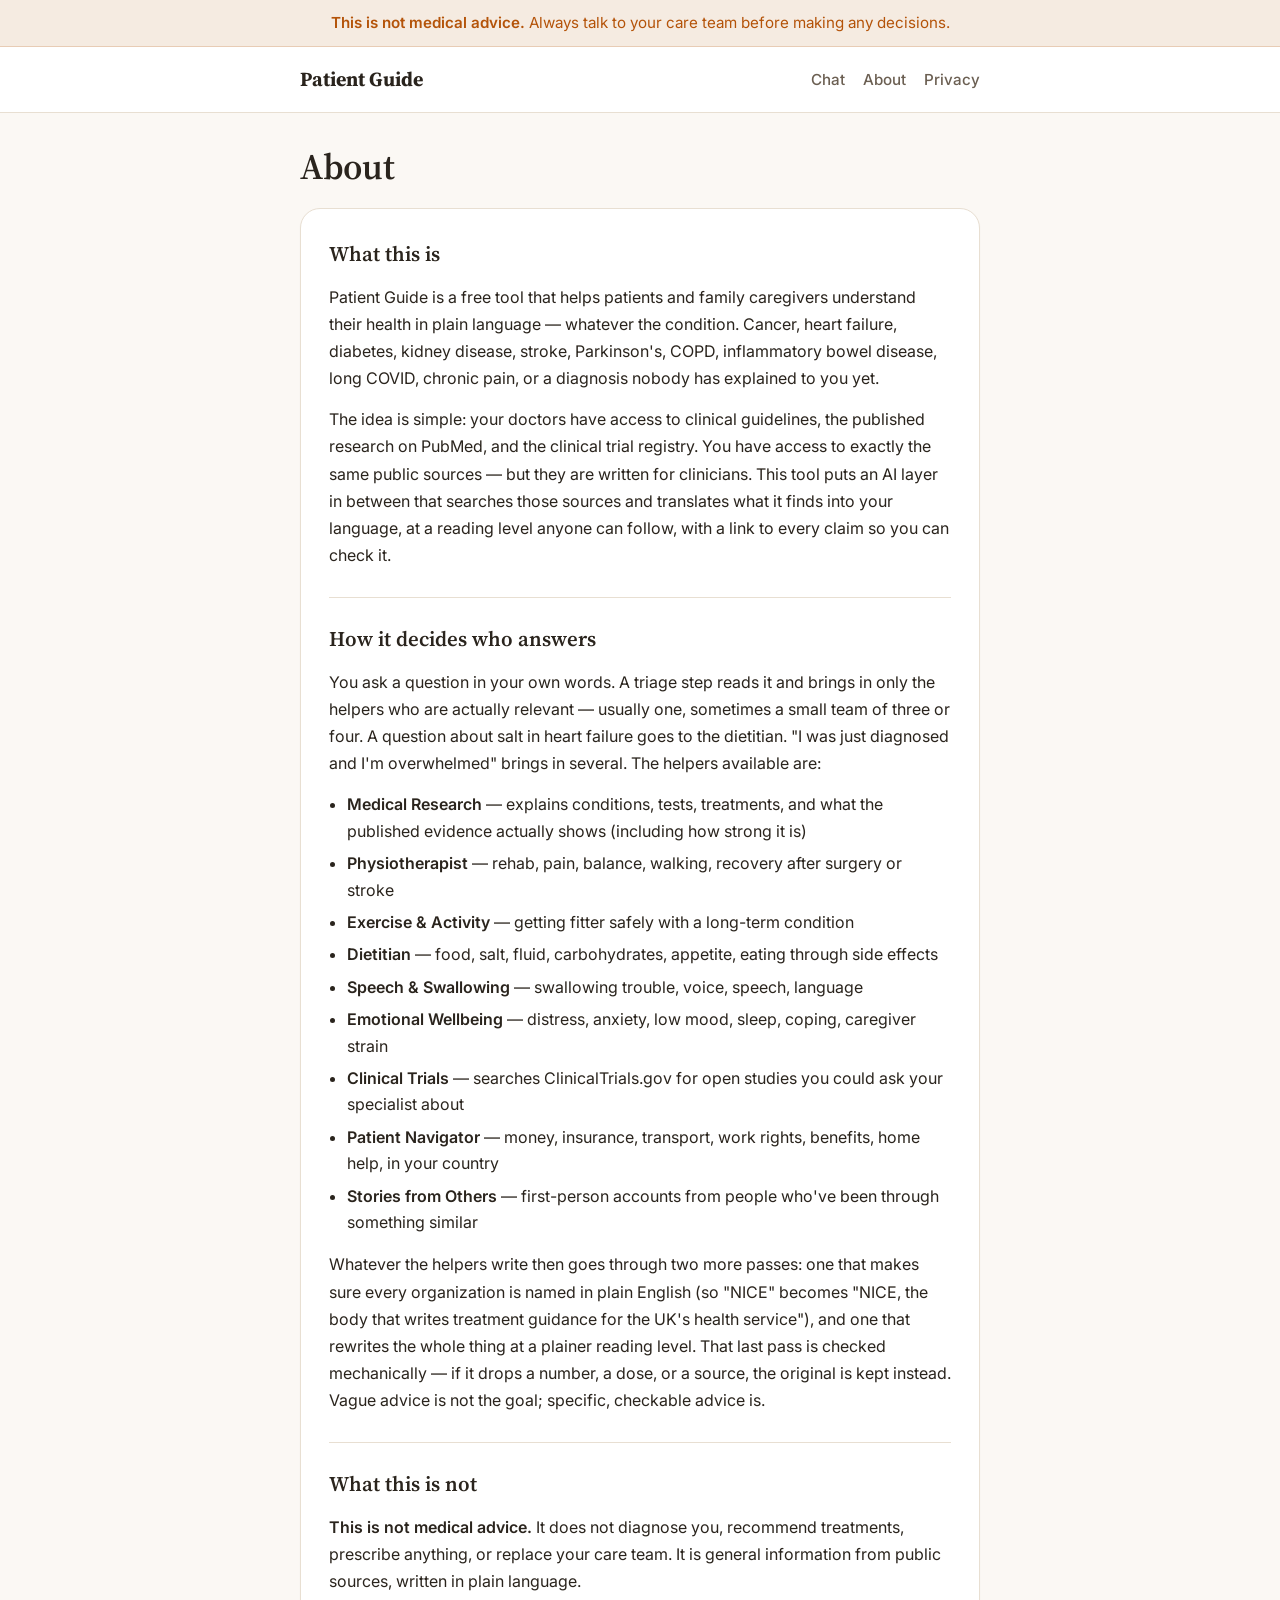
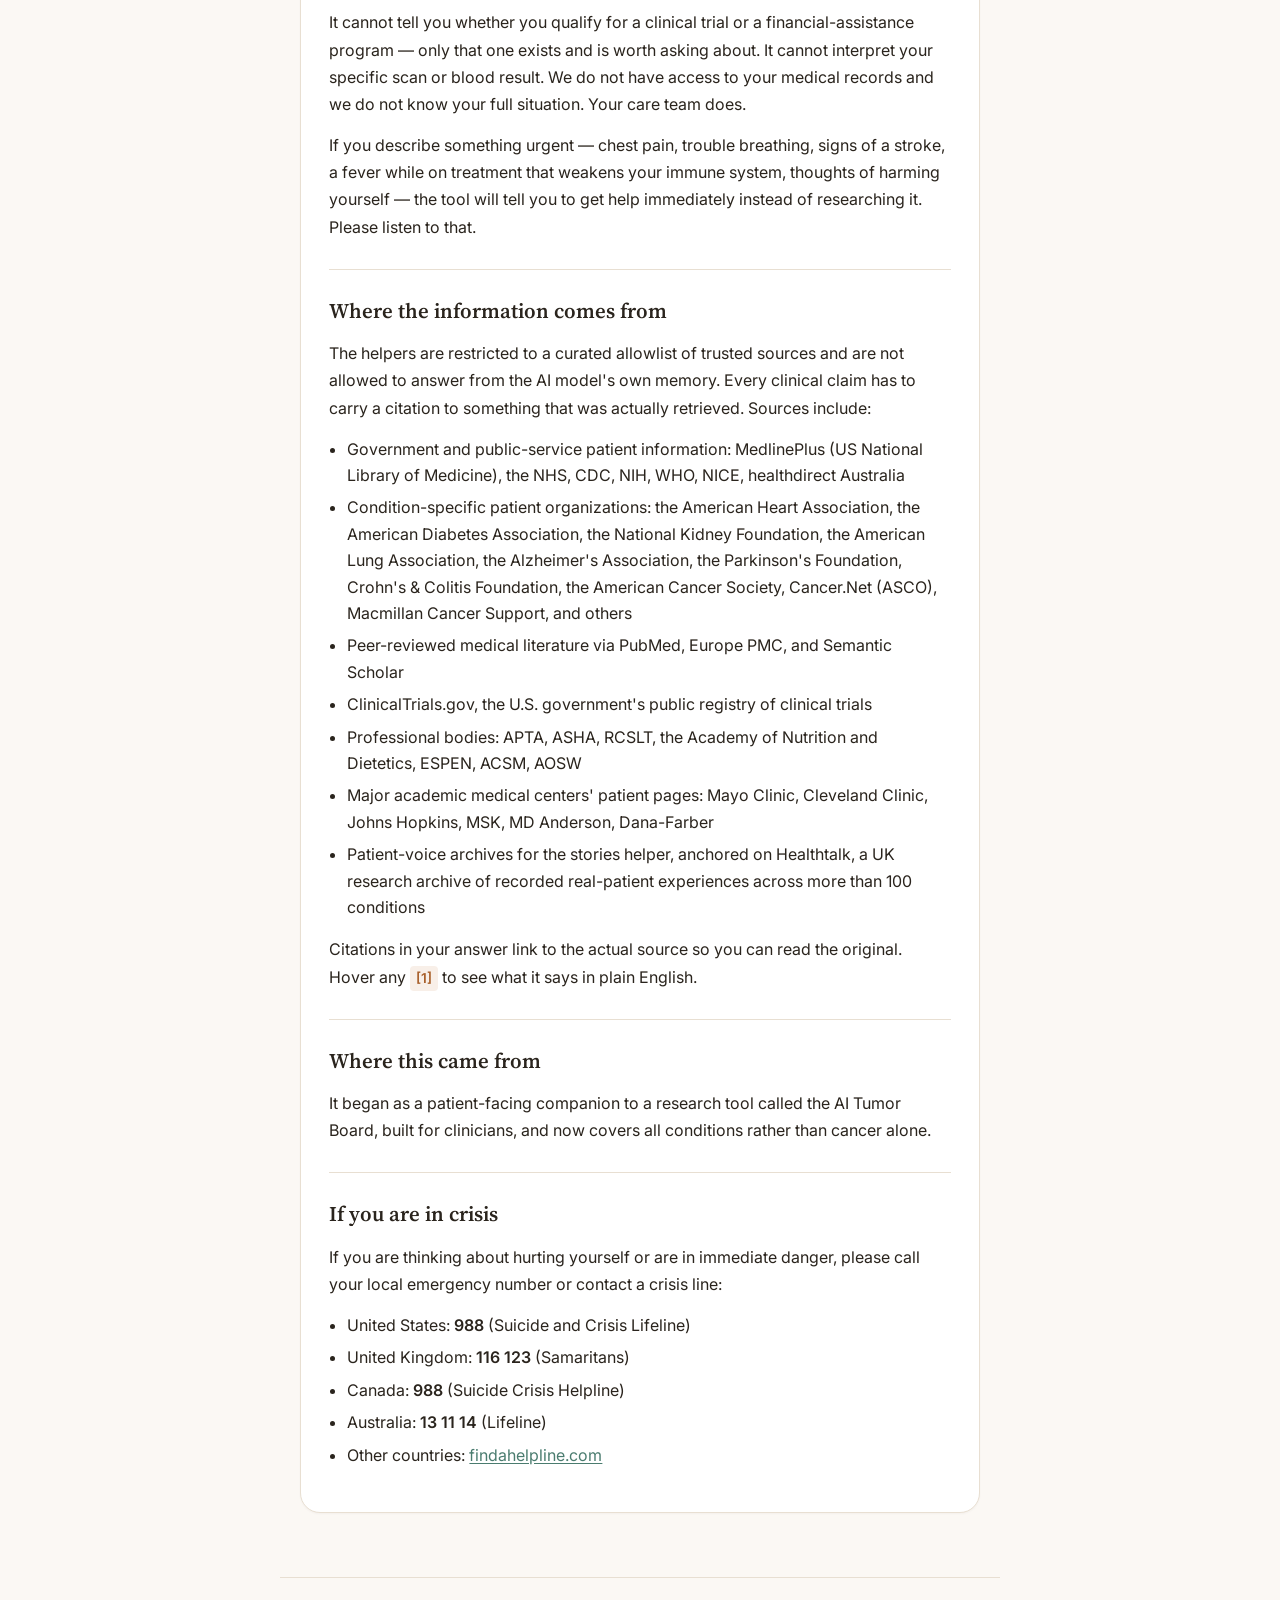
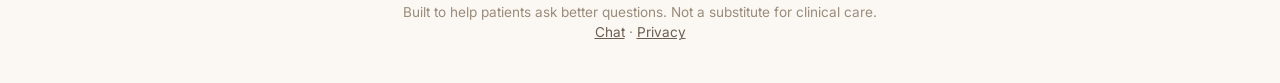
<file: static/about.html>
<!DOCTYPE html>
<html lang="en">
<head>
  <meta charset="UTF-8" />
  <meta name="viewport" content="width=device-width, initial-scale=1" />
  <title>About — Patient Guide</title>
  <link rel="icon" href="data:image/svg+xml,%3Csvg xmlns='http://www.w3.org/2000/svg' viewBox='0 0 32 32'%3E%3Crect width='32' height='32' rx='7' fill='%234A7C6F'/%3E%3Cpath d='M9 16h4l2-5 3 10 2-5h3' stroke='white' stroke-width='2.2' fill='none' stroke-linecap='round' stroke-linejoin='round'/%3E%3C/svg%3E" />
  <link rel="stylesheet" href="/static/styles.css" />
  <link rel="preconnect" href="https://fonts.googleapis.com" />
  <link rel="preconnect" href="https://fonts.gstatic.com" crossorigin />
  <link href="https://fonts.googleapis.com/css2?family=Inter:wght@400;500;600;700&family=Source+Serif+4:opsz,wght@8..60,400;8..60,600;8..60,700&display=swap" rel="stylesheet" />
</head>
<body>
  <div class="disclaimer-banner" role="region" aria-label="Important notice">
    <strong>This is not medical advice.</strong> Always talk to your care team before making any decisions.
  </div>

  <header class="topbar" role="banner">
    <div class="topbar-inner">
      <a href="/" class="brand">Patient Guide</a>
      <nav aria-label="Primary">
        <a href="/">Chat</a>
        <a href="/about" aria-current="page">About</a>
        <a href="/privacy">Privacy</a>
      </nav>
    </div>
  </header>

  <main>
    <h1 class="hero-h1">About</h1>

    <article class="result-markdown" style="margin-top:20px">
      <h2>What this is</h2>
      <p>
        Patient Guide is a free tool that helps patients and family caregivers understand
        their health in plain language — whatever the condition. Cancer, heart failure,
        diabetes, kidney disease, stroke, Parkinson's, COPD, inflammatory bowel disease,
        long COVID, chronic pain, or a diagnosis nobody has explained to you yet.
      </p>
      <p>
        The idea is simple: your doctors have access to clinical guidelines, the published
        research on PubMed, and the clinical trial registry. You have access to exactly the
        same public sources — but they are written for clinicians. This tool puts an AI layer
        in between that searches those sources and translates what it finds into your language,
        at a reading level anyone can follow, with a link to every claim so you can check it.
      </p>

      <h2>How it decides who answers</h2>
      <p>
        You ask a question in your own words. A triage step reads it and brings in only the
        helpers who are actually relevant — usually one, sometimes a small team of three or
        four. A question about salt in heart failure goes to the dietitian. "I was just
        diagnosed and I'm overwhelmed" brings in several. The helpers available are:
      </p>
      <ul>
        <li><strong>Medical Research</strong> — explains conditions, tests, treatments, and what the published evidence actually shows (including how strong it is)</li>
        <li><strong>Physiotherapist</strong> — rehab, pain, balance, walking, recovery after surgery or stroke</li>
        <li><strong>Exercise &amp; Activity</strong> — getting fitter safely with a long-term condition</li>
        <li><strong>Dietitian</strong> — food, salt, fluid, carbohydrates, appetite, eating through side effects</li>
        <li><strong>Speech &amp; Swallowing</strong> — swallowing trouble, voice, speech, language</li>
        <li><strong>Emotional Wellbeing</strong> — distress, anxiety, low mood, sleep, coping, caregiver strain</li>
        <li><strong>Clinical Trials</strong> — searches ClinicalTrials.gov for open studies you could ask your specialist about</li>
        <li><strong>Patient Navigator</strong> — money, insurance, transport, work rights, benefits, home help, in your country</li>
        <li><strong>Stories from Others</strong> — first-person accounts from people who've been through something similar</li>
      </ul>
      <p>
        Whatever the helpers write then goes through two more passes: one that makes sure every
        organization is named in plain English (so "NICE" becomes "NICE, the body that writes
        treatment guidance for the UK's health service"), and one that rewrites the whole thing
        at a plainer reading level. That last pass is checked mechanically — if it drops a
        number, a dose, or a source, the original is kept instead. Vague advice is not the goal;
        specific, checkable advice is.
      </p>

      <h2>What this is not</h2>
      <p>
        <strong>This is not medical advice.</strong> It does not diagnose you, recommend
        treatments, prescribe anything, or replace your care team. It is general information
        from public sources, written in plain language.
      </p>
      <p>
        It cannot tell you whether you qualify for a clinical trial or a financial-assistance
        program — only that one exists and is worth asking about. It cannot interpret your
        specific scan or blood result. We do not have access to your medical records and we do
        not know your full situation. Your care team does.
      </p>
      <p>
        If you describe something urgent — chest pain, trouble breathing, signs of a stroke, a
        fever while on treatment that weakens your immune system, thoughts of harming yourself —
        the tool will tell you to get help immediately instead of researching it. Please listen
        to that.
      </p>

      <h2>Where the information comes from</h2>
      <p>
        The helpers are restricted to a curated allowlist of trusted sources and are not allowed
        to answer from the AI model's own memory. Every clinical claim has to carry a citation to
        something that was actually retrieved. Sources include:
      </p>
      <ul>
        <li>Government and public-service patient information: MedlinePlus (US National Library of Medicine), the NHS, CDC, NIH, WHO, NICE, healthdirect Australia</li>
        <li>Condition-specific patient organizations: the American Heart Association, the American Diabetes Association, the National Kidney Foundation, the American Lung Association, the Alzheimer's Association, the Parkinson's Foundation, Crohn's &amp; Colitis Foundation, the American Cancer Society, Cancer.Net (ASCO), Macmillan Cancer Support, and others</li>
        <li>Peer-reviewed medical literature via PubMed, Europe PMC, and Semantic Scholar</li>
        <li>ClinicalTrials.gov, the U.S. government's public registry of clinical trials</li>
        <li>Professional bodies: APTA, ASHA, RCSLT, the Academy of Nutrition and Dietetics, ESPEN, ACSM, AOSW</li>
        <li>Major academic medical centers' patient pages: Mayo Clinic, Cleveland Clinic, Johns Hopkins, MSK, MD Anderson, Dana-Farber</li>
        <li>Patient-voice archives for the stories helper, anchored on Healthtalk, a UK research archive of recorded real-patient experiences across more than 100 conditions</li>
      </ul>
      <p>
        Citations in your answer link to the actual source so you can read the original. Hover
        any <span class="cite">[1]</span> to see what it says in plain English.
      </p>

      <h2>Where this came from</h2>
      <p>
        It began as a patient-facing companion to a research tool called the AI Tumor Board,
        built for clinicians, and now covers all conditions rather than cancer alone.
      </p>

      <h2>If you are in crisis</h2>
      <p>
        If you are thinking about hurting yourself or are in immediate danger,
        please call your local emergency number or contact a crisis line:
      </p>
      <ul>
        <li>United States: <strong>988</strong> (Suicide and Crisis Lifeline)</li>
        <li>United Kingdom: <strong>116 123</strong> (Samaritans)</li>
        <li>Canada: <strong>988</strong> (Suicide Crisis Helpline)</li>
        <li>Australia: <strong>13 11 14</strong> (Lifeline)</li>
        <li>Other countries: <a href="https://findahelpline.com" target="_blank" rel="noopener noreferrer">findahelpline.com</a></li>
      </ul>
    </article>
  </main>

  <footer class="footer" role="contentinfo">
    <p>Built to help patients ask better questions. Not a substitute for clinical care.</p>
    <p><a href="/">Chat</a> · <a href="/privacy">Privacy</a></p>
  </footer>
</body>
</html>
</file>
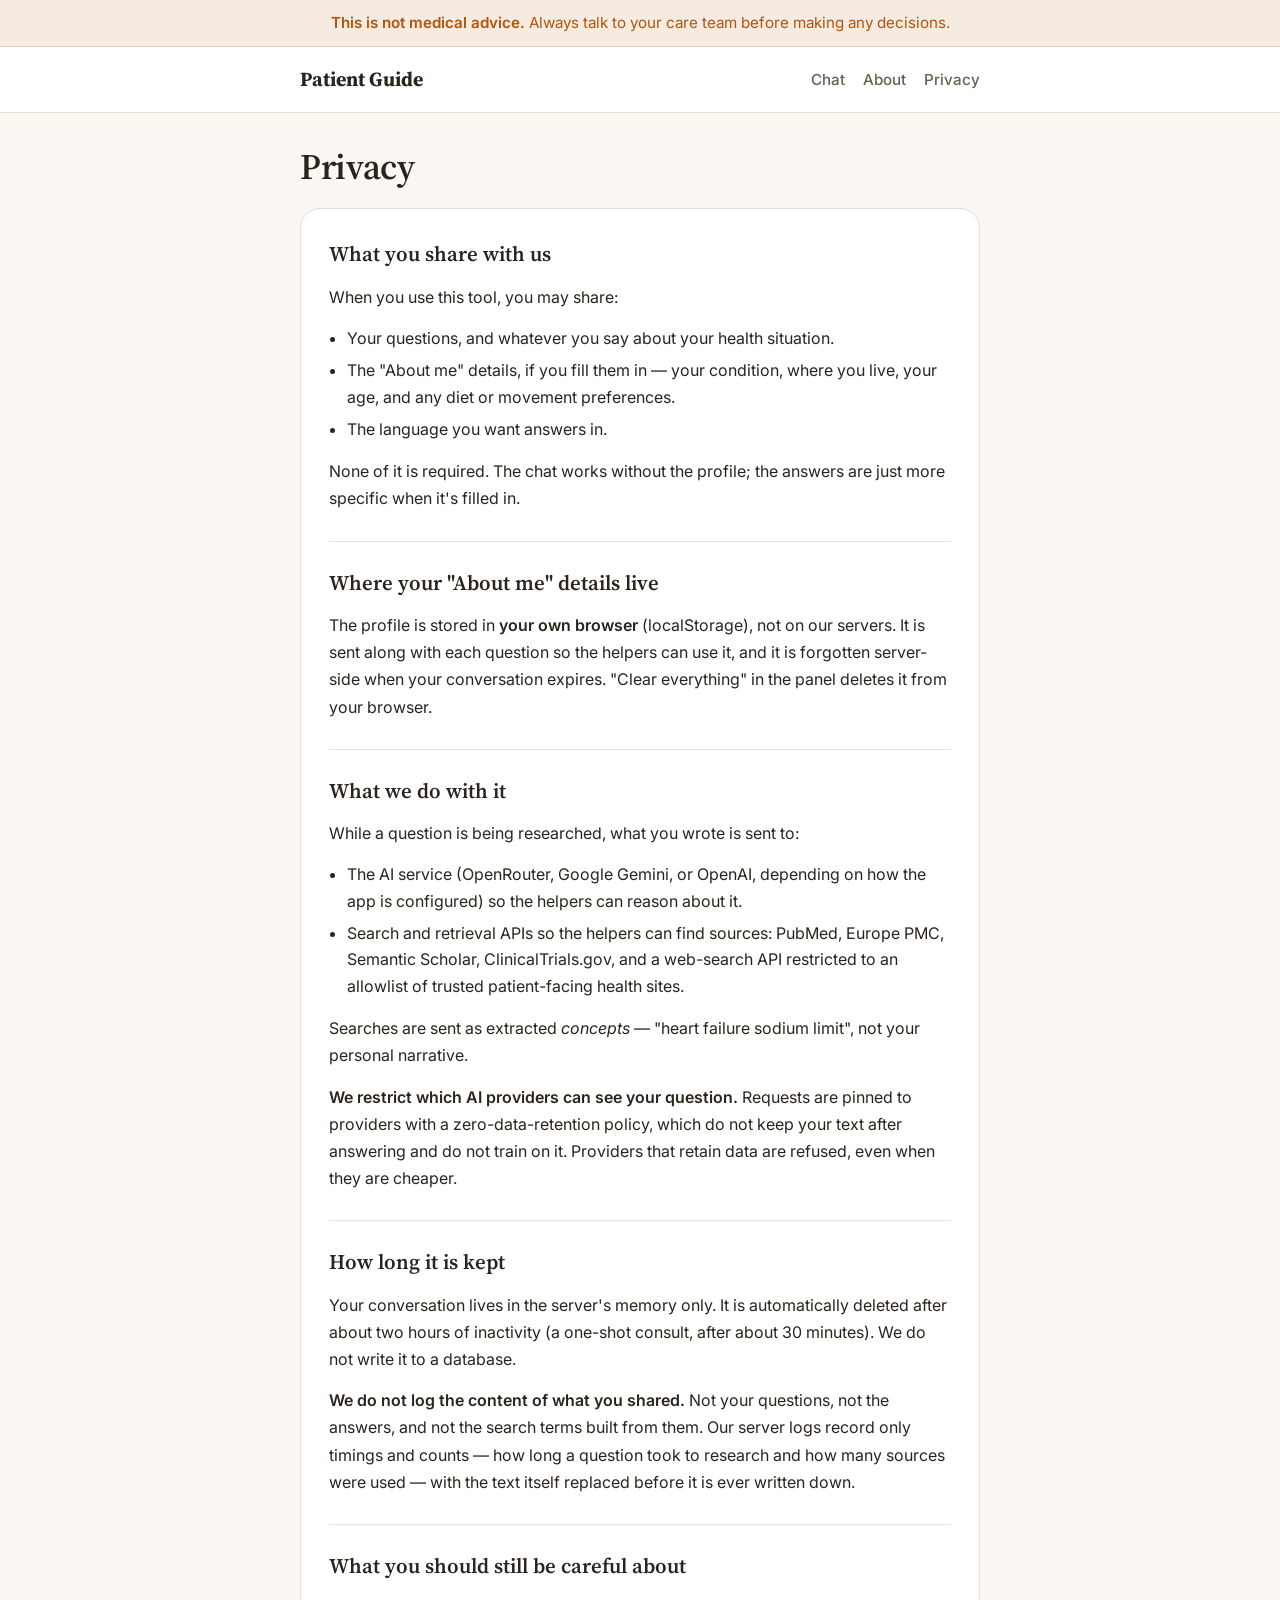
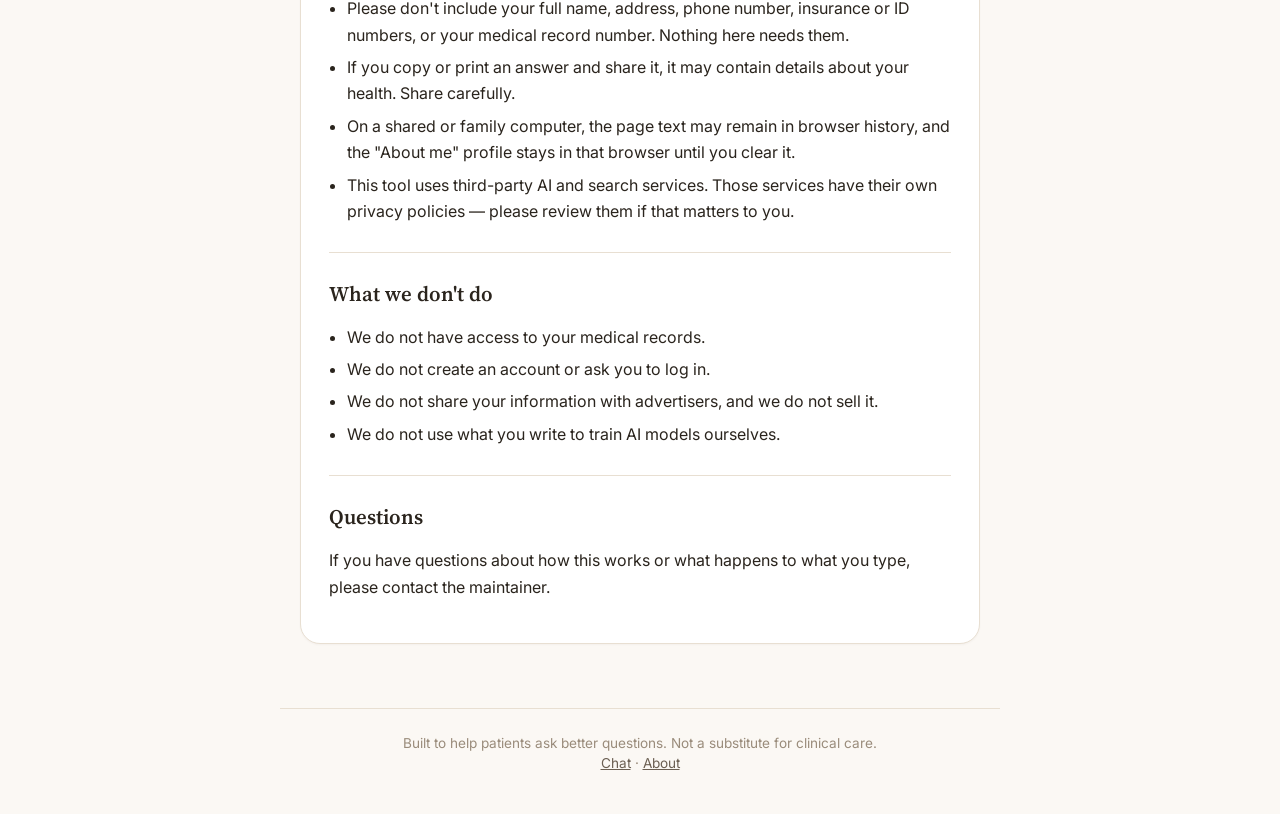
<file: static/privacy.html>
<!DOCTYPE html>
<html lang="en">
<head>
  <meta charset="UTF-8" />
  <meta name="viewport" content="width=device-width, initial-scale=1" />
  <title>Privacy — Patient Guide</title>
  <link rel="icon" href="data:image/svg+xml,%3Csvg xmlns='http://www.w3.org/2000/svg' viewBox='0 0 32 32'%3E%3Crect width='32' height='32' rx='7' fill='%234A7C6F'/%3E%3Cpath d='M9 16h4l2-5 3 10 2-5h3' stroke='white' stroke-width='2.2' fill='none' stroke-linecap='round' stroke-linejoin='round'/%3E%3C/svg%3E" />
  <link rel="stylesheet" href="/static/styles.css" />
  <link rel="preconnect" href="https://fonts.googleapis.com" />
  <link rel="preconnect" href="https://fonts.gstatic.com" crossorigin />
  <link href="https://fonts.googleapis.com/css2?family=Inter:wght@400;500;600;700&family=Source+Serif+4:opsz,wght@8..60,400;8..60,600;8..60,700&display=swap" rel="stylesheet" />
</head>
<body>
  <div class="disclaimer-banner" role="region" aria-label="Important notice">
    <strong>This is not medical advice.</strong> Always talk to your care team before making any decisions.
  </div>

  <header class="topbar" role="banner">
    <div class="topbar-inner">
      <a href="/" class="brand">Patient Guide</a>
      <nav aria-label="Primary">
        <a href="/">Chat</a>
        <a href="/about">About</a>
        <a href="/privacy" aria-current="page">Privacy</a>
      </nav>
    </div>
  </header>

  <main>
    <h1 class="hero-h1">Privacy</h1>

    <article class="result-markdown" style="margin-top:20px">
      <h2>What you share with us</h2>
      <p>
        When you use this tool, you may share:
      </p>
      <ul>
        <li>Your questions, and whatever you say about your health situation.</li>
        <li>The "About me" details, if you fill them in — your condition, where you live, your age, and any diet or movement preferences.</li>
        <li>The language you want answers in.</li>
      </ul>
      <p>
        None of it is required. The chat works without the profile; the answers are just more
        specific when it's filled in.
      </p>

      <h2>Where your "About me" details live</h2>
      <p>
        The profile is stored in <strong>your own browser</strong> (localStorage), not on our
        servers. It is sent along with each question so the helpers can use it, and it is
        forgotten server-side when your conversation expires. "Clear everything" in the panel
        deletes it from your browser.
      </p>

      <h2>What we do with it</h2>
      <p>
        While a question is being researched, what you wrote is sent to:
      </p>
      <ul>
        <li>The AI service (OpenRouter, Google Gemini, or OpenAI, depending on how the app is configured) so the helpers can reason about it.</li>
        <li>Search and retrieval APIs so the helpers can find sources: PubMed, Europe PMC, Semantic Scholar, ClinicalTrials.gov, and a web-search API restricted to an allowlist of trusted patient-facing health sites.</li>
      </ul>
      <p>
        Searches are sent as extracted <em>concepts</em> — "heart failure sodium limit", not your
        personal narrative.
      </p>
      <p>
        <strong>We restrict which AI providers can see your question.</strong> Requests are pinned
        to providers with a zero-data-retention policy, which do not keep your text after answering
        and do not train on it. Providers that retain data are refused, even when they are cheaper.
      </p>

      <h2>How long it is kept</h2>
      <p>
        Your conversation lives in the server's memory only. It is automatically deleted after
        about two hours of inactivity (a one-shot consult, after about 30 minutes). We do not
        write it to a database.
      </p>
      <p>
        <strong>We do not log the content of what you shared.</strong> Not your questions, not
        the answers, and not the search terms built from them. Our server logs record only
        timings and counts — how long a question took to research and how many sources were
        used — with the text itself replaced before it is ever written down.
      </p>

      <h2>What you should still be careful about</h2>
      <ul>
        <li>Please don't include your full name, address, phone number, insurance or ID numbers, or your medical record number. Nothing here needs them.</li>
        <li>If you copy or print an answer and share it, it may contain details about your health. Share carefully.</li>
        <li>On a shared or family computer, the page text may remain in browser history, and the "About me" profile stays in that browser until you clear it.</li>
        <li>This tool uses third-party AI and search services. Those services have their own privacy policies — please review them if that matters to you.</li>
      </ul>

      <h2>What we don't do</h2>
      <ul>
        <li>We do not have access to your medical records.</li>
        <li>We do not create an account or ask you to log in.</li>
        <li>We do not share your information with advertisers, and we do not sell it.</li>
        <li>We do not use what you write to train AI models ourselves.</li>
      </ul>

      <h2>Questions</h2>
      <p>
        If you have questions about how this works or what happens to what you type,
        please contact the maintainer.
      </p>
    </article>
  </main>

  <footer class="footer" role="contentinfo">
    <p>Built to help patients ask better questions. Not a substitute for clinical care.</p>
    <p><a href="/">Chat</a> · <a href="/about">About</a></p>
  </footer>
</body>
</html>
</file>
<file: static/styles.css>
/* Cancer Support — patient-facing styles
   Warm, calm, mobile-first. Sage primary + cream surface, large readable type. */

:root {
  /* Surfaces */
  --bg:           #FBF8F4;
  --bg-elev:      #FFFFFF;
  --bg-sunken:    #F2EDE6;
  --bg-tint:      #FAF6F0;

  /* Borders */
  --border:        #E8DFD2;
  --border-strong: #D5C7B3;

  /* Text */
  --text:        #2A241D;
  --text-muted:  #6B5F52;
  --text-faint:  #9A8C7B;

  /* Primary (sage) */
  --primary:        #4A7C6F;
  --primary-strong: #355C52;
  --primary-soft:   rgba(74, 124, 111, 0.10);

  /* Accent (warm amber, used for citations) */
  --accent:        #C97B3F;
  --accent-strong: #A85F2A;
  --accent-soft:   rgba(201, 123, 63, 0.12);

  /* Status */
  --warn:    #B45309;
  --warn-bg: rgba(180, 83, 9, 0.08);
  --danger:  #A73B28;
  --success: #4A7C6F;
  --skipped: #B8AC9C;

  /* Shape */
  --radius-sm: 8px;
  --radius-md: 14px;
  --radius-lg: 20px;
  --shadow-sm: 0 1px 2px rgba(80, 60, 40, 0.04);
  --shadow-md: 0 4px 16px rgba(80, 60, 40, 0.07);

  /* Type */
  --font-sans: 'Inter', -apple-system, BlinkMacSystemFont, 'Segoe UI', system-ui, sans-serif;
  --font-serif: 'Source Serif 4', Georgia, 'Times New Roman', serif;
  --max-content: 720px;
}

* {
  box-sizing: border-box;
  margin: 0;
  padding: 0;
}

html {
  font-size: 16px;
  -webkit-text-size-adjust: 100%;
  text-size-adjust: 100%;
}

body {
  background: var(--bg);
  color: var(--text);
  font-family: var(--font-sans);
  font-size: 1rem;
  line-height: 1.65;
  font-weight: 400;
  -webkit-font-smoothing: antialiased;
  -moz-osx-font-smoothing: grayscale;
}

/* --- Disclaimer banner ----------------------------------------------------- */

.disclaimer-banner {
  background: var(--warn-bg);
  color: var(--warn);
  border-bottom: 1px solid rgba(180, 83, 9, 0.2);
  padding: 12px 16px;
  text-align: center;
  font-size: 0.95rem;
  line-height: 1.45;
  position: sticky;
  top: 0;
  z-index: 100;
}

.disclaimer-banner strong {
  font-weight: 600;
}

/* --- Topbar --------------------------------------------------------------- */

.topbar {
  background: var(--bg-elev);
  border-bottom: 1px solid var(--border);
}

.topbar-inner {
  max-width: var(--max-content);
  margin: 0 auto;
  padding: 16px 20px;
  display: flex;
  align-items: center;
  justify-content: space-between;
  gap: 16px;
  flex-wrap: wrap;
}

.brand {
  font-family: var(--font-serif);
  font-weight: 700;
  font-size: 1.25rem;
  color: var(--text);
  text-decoration: none;
}

.topbar nav {
  display: flex;
  gap: 18px;
  /* Five links do not fit a 375px phone. Wrapping keeps them all reachable and,
     crucially, stops the nav from pushing the whole page into horizontal scroll —
     which on a chat page means the composer slides off-screen while you type. */
  flex-wrap: wrap;
  justify-content: flex-end;
  row-gap: 4px;
}

.topbar nav a {
  color: var(--text-muted);
  text-decoration: none;
  font-size: 0.95rem;
  font-weight: 500;
}

.topbar nav a:hover,
.topbar nav a:focus-visible {
  color: var(--primary);
}

/* --- Main / views --------------------------------------------------------- */

main {
  max-width: var(--max-content);
  margin: 0 auto;
  padding: 32px 20px 64px;
}

.view {
  margin-bottom: 40px;
}

.hero-h1 {
  font-family: var(--font-serif);
  font-weight: 600;
  font-size: 2.25rem;
  line-height: 1.2;
  color: var(--text);
  margin-bottom: 12px;
  letter-spacing: -0.01em;
}

.hero-sub {
  font-size: 1.05rem;
  color: var(--text-muted);
  margin-bottom: 32px;
  max-width: 60ch;
}

/* --- Form ----------------------------------------------------------------- */

.patient-form {
  background: var(--bg-elev);
  border: 1px solid var(--border);
  border-radius: var(--radius-lg);
  padding: 28px;
  box-shadow: var(--shadow-sm);
  display: flex;
  flex-direction: column;
  gap: 22px;
}

.field {
  display: flex;
  flex-direction: column;
  gap: 8px;
}

.field-label {
  font-weight: 600;
  color: var(--text);
  font-size: 1rem;
}

.field-help {
  color: var(--text-muted);
  font-size: 0.9rem;
  line-height: 1.5;
}

.field-optional {
  color: var(--text-faint);
  font-weight: 400;
  font-size: 0.85em;
  margin-left: 4px;
}

.field textarea,
.field input[type="text"] {
  font-family: var(--font-sans);
  font-size: 1rem;
  color: var(--text);
  background: var(--bg-tint);
  border: 1.5px solid var(--border);
  border-radius: var(--radius-md);
  padding: 12px 14px;
  line-height: 1.55;
  width: 100%;
  resize: vertical;
  transition: border-color 0.15s, background 0.15s;
}

.field textarea {
  min-height: 140px;
}

.field textarea:focus,
.field input:focus {
  outline: none;
  border-color: var(--primary);
  background: var(--bg-elev);
  box-shadow: 0 0 0 3px var(--primary-soft);
}

.field-error {
  color: var(--danger);
  font-size: 0.9rem;
  min-height: 1.2em;
}

.field textarea[aria-invalid="true"],
.field input[aria-invalid="true"] {
  border-color: var(--danger);
}

.checkbox-field {
  display: flex;
  align-items: flex-start;
  gap: 10px;
  cursor: pointer;
  padding: 12px;
  background: var(--bg-tint);
  border-radius: var(--radius-md);
  border: 1px solid var(--border);
  color: var(--text);
  font-size: 0.95rem;
  line-height: 1.5;
}

.checkbox-field input[type="checkbox"] {
  margin-top: 3px;
  width: 18px;
  height: 18px;
  accent-color: var(--primary);
  flex-shrink: 0;
}

/* --- Buttons -------------------------------------------------------------- */

.form-actions {
  display: flex;
  gap: 12px;
  flex-wrap: wrap;
  margin-top: 4px;
}

.btn {
  font-family: var(--font-sans);
  font-size: 1rem;
  font-weight: 600;
  border-radius: var(--radius-md);
  padding: 12px 22px;
  border: 1.5px solid transparent;
  cursor: pointer;
  transition: background 0.15s, border-color 0.15s, color 0.15s, transform 0.05s;
  text-decoration: none;
  display: inline-flex;
  align-items: center;
  justify-content: center;
  min-height: 44px;
}

.btn:active {
  transform: translateY(1px);
}

.btn-primary {
  background: var(--primary);
  color: white;
}

.btn-primary:hover,
.btn-primary:focus-visible {
  background: var(--primary-strong);
  outline: none;
}

.btn-primary:disabled {
  background: var(--text-faint);
  cursor: not-allowed;
}

.btn-ghost {
  background: transparent;
  color: var(--text-muted);
  border-color: var(--border-strong);
}

.btn-ghost:hover,
.btn-ghost:focus-visible {
  border-color: var(--primary);
  color: var(--primary);
  outline: none;
}

/* --- How it works --------------------------------------------------------- */

.how-it-works {
  margin-top: 40px;
  padding: 24px;
  background: var(--bg-sunken);
  border-radius: var(--radius-lg);
}

.how-it-works h2 {
  font-family: var(--font-serif);
  font-weight: 600;
  font-size: 1.3rem;
  margin-bottom: 16px;
  color: var(--text);
}

.how-steps {
  list-style: none;
  counter-reset: how;
  display: flex;
  flex-direction: column;
  gap: 14px;
}

.how-steps li {
  counter-increment: how;
  padding-left: 36px;
  position: relative;
  font-size: 0.98rem;
  color: var(--text-muted);
  line-height: 1.55;
}

.how-steps li::before {
  content: counter(how);
  position: absolute;
  left: 0;
  top: 0;
  width: 26px;
  height: 26px;
  border-radius: 50%;
  background: var(--primary);
  color: white;
  font-weight: 600;
  font-size: 0.85rem;
  display: flex;
  align-items: center;
  justify-content: center;
}

.how-steps strong {
  color: var(--text);
  font-weight: 600;
}

/* --- Working view --------------------------------------------------------- */

.working-header {
  display: flex;
  justify-content: space-between;
  align-items: center;
  gap: 16px;
  margin-bottom: 8px;
}

.working-header h2 {
  font-family: var(--font-serif);
  font-weight: 600;
  font-size: 1.6rem;
  color: var(--text);
}

.working-sub {
  color: var(--text-muted);
  font-size: 0.95rem;
  margin-bottom: 24px;
}

.agent-stack {
  display: flex;
  flex-direction: column;
  gap: 14px;
}

.agent-card {
  background: var(--bg-elev);
  border: 1px solid var(--border);
  border-radius: var(--radius-md);
  padding: 16px 18px;
  display: flex;
  align-items: center;
  gap: 14px;
  transition: opacity 0.2s, border-color 0.2s;
}

.agent-card.is-waiting {
  opacity: 0.55;
}

.agent-card.is-skipped {
  opacity: 0.6;
  background: var(--bg-sunken);
}

.agent-card.is-done {
  border-color: var(--primary-soft);
}

.agent-card.is-error {
  border-color: rgba(167, 59, 40, 0.3);
}

.agent-avatar {
  width: 44px;
  height: 44px;
  border-radius: 12px;
  background: var(--primary);
  color: white;
  font-family: var(--font-serif);
  font-weight: 600;
  font-size: 1.05rem;
  display: flex;
  align-items: center;
  justify-content: center;
  flex-shrink: 0;
}

.agent-body {
  flex: 1;
  min-width: 0;
}

.agent-name {
  font-weight: 600;
  color: var(--text);
  margin-bottom: 2px;
}

.agent-status {
  font-size: 0.92rem;
  color: var(--text-muted);
}

.agent-sources {
  font-size: 0.85rem;
  color: var(--text-faint);
  margin-top: 4px;
}

.agent-icon {
  width: 24px;
  text-align: center;
  font-size: 1.1rem;
  flex-shrink: 0;
  color: var(--text-faint);
}

.agent-card.is-done .agent-icon {
  color: var(--primary);
}

.agent-card.is-error .agent-icon {
  color: var(--danger);
}

.phase-line {
  margin-top: 20px;
  padding: 14px 18px;
  background: var(--primary-soft);
  border-radius: var(--radius-md);
  color: var(--primary-strong);
  font-size: 0.95rem;
  font-weight: 500;
}

.phase-line:empty {
  display: none;
}

/* --- Result view ---------------------------------------------------------- */

.result-sub {
  color: var(--text-muted);
  font-size: 0.95rem;
  margin-bottom: 20px;
}

#result-heading {
  font-family: var(--font-serif);
  font-weight: 600;
  font-size: 1.8rem;
  margin-bottom: 8px;
  color: var(--text);
}

.appt-cta {
  background: var(--accent-soft);
  border: 1.5px solid var(--accent);
  border-radius: var(--radius-md);
  padding: 18px 20px;
  margin-bottom: 20px;
  display: flex;
  justify-content: space-between;
  gap: 18px;
  flex-wrap: wrap;
  align-items: center;
}

.appt-cta-text {
  display: flex;
  flex-direction: column;
  gap: 4px;
  flex: 1;
  min-width: 220px;
}

.appt-cta-text strong {
  color: var(--accent-strong);
  font-size: 1.05rem;
}

.appt-cta-text span {
  color: var(--text-muted);
  font-size: 0.92rem;
}

.appt-cta-actions {
  display: flex;
  gap: 10px;
  flex-wrap: wrap;
}

.result-disclaimer {
  background: var(--warn-bg);
  border-left: 4px solid var(--warn);
  border-radius: 0 var(--radius-sm) var(--radius-sm) 0;
  padding: 14px 18px;
  color: var(--text);
  margin-bottom: 24px;
  font-size: 0.98rem;
  line-height: 1.55;
}

.result-disclaimer-bottom {
  background: var(--warn-bg);
  border-left: 4px solid var(--warn);
  border-radius: 0 var(--radius-sm) var(--radius-sm) 0;
  padding: 14px 18px;
  color: var(--text);
  margin: 32px 0 24px;
  font-size: 0.98rem;
  line-height: 1.55;
}

.result-markdown {
  background: var(--bg-elev);
  border: 1px solid var(--border);
  border-radius: var(--radius-lg);
  padding: 28px;
  box-shadow: var(--shadow-sm);
}

.result-markdown h1 {
  font-family: var(--font-serif);
  font-weight: 700;
  font-size: 1.7rem;
  margin: 0 0 18px;
  color: var(--text);
}

.result-markdown h2 {
  font-family: var(--font-serif);
  font-weight: 600;
  font-size: 1.3rem;
  margin: 28px 0 12px;
  color: var(--text);
  border-top: 1px solid var(--border);
  padding-top: 24px;
}

.result-markdown h2:first-of-type {
  border-top: none;
  padding-top: 0;
  margin-top: 0;
}

.result-markdown h3 {
  font-family: var(--font-serif);
  font-weight: 600;
  font-size: 1.1rem;
  margin: 20px 0 10px;
  color: var(--text);
}

.result-markdown p {
  margin-bottom: 14px;
  line-height: 1.7;
  max-width: 65ch;
}

.result-markdown ul,
.result-markdown ol {
  margin: 0 0 16px 22px;
}

.result-markdown li {
  margin-bottom: 6px;
  line-height: 1.65;
}

.result-markdown strong {
  font-weight: 600;
  color: var(--text);
}

.result-markdown a {
  color: var(--primary);
  text-decoration: underline;
  text-underline-offset: 2px;
}

.result-markdown a:hover {
  color: var(--primary-strong);
}

.result-markdown blockquote {
  border-left: 4px solid var(--accent);
  background: var(--accent-soft);
  padding: 12px 16px;
  margin: 16px 0;
  border-radius: 0 var(--radius-sm) var(--radius-sm) 0;
  color: var(--text);
}

.cite {
  display: inline-block;
  padding: 1px 6px;
  background: var(--accent-soft);
  color: var(--accent-strong);
  border-radius: 4px;
  font-size: 0.85em;
  font-weight: 600;
  text-decoration: none;
}

.cite:hover {
  background: var(--accent);
  color: white;
}

/* --- References ----------------------------------------------------------- */

.references-section {
  margin-top: 32px;
  padding: 24px;
  background: var(--bg-sunken);
  border-radius: var(--radius-lg);
}

.references-section h3 {
  font-family: var(--font-serif);
  font-weight: 600;
  font-size: 1.2rem;
  margin-bottom: 8px;
  color: var(--text);
}

.refs-hint {
  color: var(--text-muted);
  font-size: 0.9rem;
  margin-bottom: 16px;
}

.references-list {
  list-style: none;
  display: flex;
  flex-direction: column;
  gap: 12px;
}

.references-list li {
  background: var(--bg-elev);
  padding: 12px 14px;
  border-radius: var(--radius-sm);
  border: 1px solid var(--border);
  font-size: 0.92rem;
  line-height: 1.5;
}

.ref-label {
  display: inline-block;
  font-weight: 700;
  color: var(--accent-strong);
  margin-right: 6px;
}

.ref-title {
  color: var(--text);
  font-weight: 500;
}

.ref-meta {
  color: var(--text-muted);
  font-size: 0.85rem;
  margin-top: 4px;
}

.ref-meta a {
  color: var(--primary);
}

/* Source-kind cues on each reference card */
.references-list li.ref-kind-patient_story {
  border-left: 3px solid #B05E6E;   /* warm rose, matches Stories agent */
  background: #FBF6F4;
}
.references-list li.ref-kind-resource_directory {
  border-left: 3px solid var(--accent);
}
.references-list li.ref-kind-patient_source {
  border-left: 3px solid var(--primary-soft);
}

.ref-badge {
  display: inline-block;
  font-size: 0.72rem;
  font-weight: 600;
  text-transform: uppercase;
  letter-spacing: 0.04em;
  padding: 2px 7px;
  border-radius: 999px;
  margin-right: 8px;
  vertical-align: 2px;
}
.ref-badge-story {
  background: #B05E6E;
  color: #FFF6F4;
}
.ref-badge-resource {
  background: var(--accent);
  color: var(--bg-elev);
}
.ref-badge-source {
  background: var(--primary);
  color: #FFFFFF;
}

/* Plain-English summary block inside each reference card */
.ref-lay {
  background: var(--bg-tint);
  padding: 8px 10px;
  border-radius: var(--radius-sm);
  margin-top: 8px;
  border-left: 3px solid var(--primary);
  color: var(--text);
  font-size: 0.92rem;
  line-height: 1.55;
}
.ref-lay-label {
  font-weight: 700;
  color: var(--primary-strong);
  margin-right: 4px;
}

/* Hover tooltip for inline [N] citations */
.cite-tooltip {
  position: absolute;
  z-index: 9999;
  max-width: 380px;
  min-width: 240px;
  background: var(--bg-elev);
  border: 1px solid var(--border-strong);
  border-radius: var(--radius-md);
  box-shadow: 0 12px 32px rgba(80, 60, 40, 0.18);
  padding: 12px 14px;
  font-size: 0.9rem;
  line-height: 1.55;
  color: var(--text);
  pointer-events: auto;
}
.cite-tooltip[hidden] { display: none; }
.cite-tooltip-head {
  display: flex;
  flex-wrap: wrap;
  gap: 6px;
  align-items: baseline;
  margin-bottom: 4px;
}
.cite-tooltip-label {
  font-weight: 700;
  color: var(--accent-strong);
}
.cite-tooltip-title {
  font-weight: 500;
  color: var(--text);
}
.cite-tooltip-meta {
  color: var(--text-muted);
  font-size: 0.82rem;
  margin-bottom: 8px;
}
.cite-tooltip-meta a {
  color: var(--primary);
}
.cite-tooltip-laylabel {
  font-weight: 700;
  color: var(--primary-strong);
  font-size: 0.82rem;
  text-transform: uppercase;
  letter-spacing: 0.04em;
  margin-bottom: 4px;
}
.cite-tooltip-lay {
  background: var(--bg-tint);
  padding: 8px 10px;
  border-radius: var(--radius-sm);
  border-left: 3px solid var(--primary);
  color: var(--text);
}
.cite-tooltip-lay-missing {
  color: var(--text-muted);
  font-style: italic;
  border-left-color: var(--border);
}
.cite-tooltip-lay-loading {
  color: var(--text-muted);
  font-style: italic;
  border-left-color: var(--accent);
}

/* Tooltip should NOT appear when printing — print stylesheet hides it. */
@media print {
  .cite-tooltip { display: none !important; }
}

/* --- Footer --------------------------------------------------------------- */

.footer {
  max-width: var(--max-content);
  margin: 0 auto;
  padding: 24px 20px 40px;
  text-align: center;
  color: var(--text-faint);
  font-size: 0.85rem;
  line-height: 1.5;
  border-top: 1px solid var(--border);
}

.footer a {
  color: var(--text-muted);
}

/* --- Responsive ----------------------------------------------------------- */

@media (max-width: 600px) {
  .hero-h1 {
    font-size: 1.75rem;
  }

  .patient-form,
  .result-markdown {
    padding: 20px;
  }

  .appt-cta {
    flex-direction: column;
    align-items: stretch;
  }

  .appt-cta-actions {
    width: 100%;
  }

  .appt-cta-actions .btn {
    flex: 1;
  }

  .form-actions {
    flex-direction: column;
  }

  .form-actions .btn {
    width: 100%;
  }
}

/* --- Print stylesheet ----------------------------------------------------- */

@media print {
  .topbar,
  .disclaimer-banner,
  .footer,
  .appt-cta,
  #cancel-btn,
  #restart-btn,
  .how-it-works,
  #view-form,
  #view-working {
    display: none !important;
  }

  body {
    background: white;
    color: black;
    font-size: 11pt;
    line-height: 1.5;
  }

  main {
    max-width: 100%;
    padding: 0;
  }

  .result-disclaimer,
  .result-disclaimer-bottom {
    border: 2px solid #B45309;
    background: white;
    padding: 8px 12px;
    margin: 12px 0;
  }

  .result-markdown {
    background: white;
    border: none;
    box-shadow: none;
    padding: 0;
  }

  .result-markdown h1,
  .result-markdown h2,
  .result-markdown h3 {
    color: black;
    page-break-after: avoid;
  }

  .references-section {
    background: white;
    border: 1px solid #999;
    page-break-before: auto;
  }

  .cite {
    color: black;
    background: transparent;
    border: 1px solid #999;
    padding: 0 4px;
  }

  a {
    color: black;
    text-decoration: underline;
  }

  a[href]::after {
    content: " (" attr(href) ")";
    font-size: 0.85em;
    color: #555;
  }
}

/* ========================================================================== */
/* CHAT VIEW                                                                  */
/* Added for the conversational entry point at /. The consult page above is    */
/* unchanged; everything here is scoped to .body-chat or chat-only classes.    */
/* ========================================================================== */

.sr-only {
  position: absolute;
  width: 1px; height: 1px;
  padding: 0; margin: -1px;
  overflow: hidden;
  clip: rect(0 0 0 0);
  white-space: nowrap;
  border: 0;
}

.body-chat {
  /* Room for the fixed composer at the bottom. */
  padding-bottom: 168px;
}

.chat-main {
  max-width: var(--max-content);
  margin: 0 auto;
  padding: 20px 20px 0;
}

/* --- About-me panel ------------------------------------------------------- */

.profile-panel {
  background: var(--bg-elev);
  border: 1px solid var(--border);
  border-radius: var(--radius-md);
  box-shadow: var(--shadow-sm);
  margin-bottom: 20px;
  overflow: hidden;
}

.profile-toggle {
  display: flex;
  align-items: baseline;
  gap: 10px;
  width: 100%;
  padding: 14px 18px;
  background: none;
  border: 0;
  font: inherit;
  color: var(--text);
  text-align: left;
  cursor: pointer;
}

.profile-toggle:hover { background: var(--bg-tint); }

.profile-toggle > span:first-child {
  font-weight: 600;
  flex-shrink: 0;
}

.profile-summary {
  color: var(--text-faint);
  font-size: 0.85rem;
  flex: 1;
  overflow: hidden;
  text-overflow: ellipsis;
  white-space: nowrap;
}

.profile-chevron {
  color: var(--text-faint);
  transition: transform 0.15s ease;
  flex-shrink: 0;
}

.profile-toggle.is-open .profile-chevron { transform: rotate(180deg); }

.profile-body {
  padding: 4px 18px 18px;
  border-top: 1px solid var(--border);
  display: flex;
  flex-direction: column;
  gap: 14px;
}

.profile-hint {
  font-size: 0.85rem;
  color: var(--text-muted);
  padding-top: 12px;
}

.field-row {
  display: flex;
  gap: 14px;
  flex-wrap: wrap;
}

.field-row .field { flex: 1 1 180px; }
.field-row .field-narrow { flex: 0 1 110px; }

.profile-actions {
  display: flex;
  gap: 10px;
  align-items: center;
}

.btn-small {
  padding: 7px 14px;
  font-size: 0.85rem;
}

/* --- Intro / empty state -------------------------------------------------- */

.intro { padding: 12px 0 8px; }

.intro-h1 {
  font-family: var(--font-serif);
  font-size: 2rem;
  line-height: 1.2;
  font-weight: 600;
  letter-spacing: -0.015em;
  margin-bottom: 12px;
}

.intro-sub {
  color: var(--text-muted);
  font-size: 1.02rem;
  margin-bottom: 10px;
}

.intro-how {
  color: var(--text-faint);
  font-size: 0.9rem;
  margin-bottom: 20px;
}

.team-strip {
  display: flex;
  flex-wrap: wrap;
  gap: 8px;
  margin-bottom: 26px;
}

.team-chip {
  display: inline-flex;
  align-items: center;
  gap: 7px;
  padding: 5px 11px 5px 5px;
  background: var(--bg-elev);
  border: 1px solid var(--border);
  border-radius: 999px;
  font-size: 0.82rem;
  color: var(--text-muted);
}

.team-dot,
.agent-dot {
  display: inline-flex;
  align-items: center;
  justify-content: center;
  width: 22px;
  height: 22px;
  border-radius: 50%;
  color: #fff;
  font-size: 0.7rem;
  font-weight: 700;
  flex-shrink: 0;
}

.starters-label {
  font-size: 0.88rem;
  color: var(--text-muted);
  margin-bottom: 10px;
  font-weight: 500;
}

.starter-grid {
  display: grid;
  grid-template-columns: repeat(auto-fill, minmax(220px, 1fr));
  gap: 10px;
}

.starter {
  padding: 13px 15px;
  background: var(--bg-elev);
  border: 1px solid var(--border);
  border-radius: var(--radius-sm);
  font: inherit;
  font-size: 0.9rem;
  color: var(--text);
  text-align: left;
  cursor: pointer;
  transition: border-color 0.12s ease, background 0.12s ease;
}

.starter:hover {
  border-color: var(--primary);
  background: var(--primary-soft);
}

/* --- Transcript ----------------------------------------------------------- */

.transcript {
  display: flex;
  flex-direction: column;
  gap: 22px;
  padding-bottom: 24px;
}

.msg { display: flex; flex-direction: column; }

.msg-user { align-items: flex-end; }

.msg-user .msg-bubble {
  background: var(--primary);
  color: #fff;
  padding: 12px 16px;
  border-radius: var(--radius-md) var(--radius-md) 4px var(--radius-md);
  max-width: 88%;
  white-space: pre-wrap;
  overflow-wrap: anywhere;
  box-shadow: var(--shadow-sm);
}

.msg-assistant {
  background: var(--bg-elev);
  border: 1px solid var(--border);
  border-radius: var(--radius-md);
  padding: 16px 18px;
  box-shadow: var(--shadow-sm);
}

.msg-assistant.is-error { border-color: var(--danger); }

.msg-meta {
  display: flex;
  align-items: center;
  gap: 8px;
  margin-bottom: 10px;
}

.msg-status {
  font-size: 0.82rem;
  color: var(--text-faint);
}

.msg-assistant.is-working .msg-status::after {
  content: "";
  display: inline-block;
  width: 6px; height: 6px;
  margin-left: 7px;
  border-radius: 50%;
  background: var(--primary);
  animation: pg-pulse 1.1s ease-in-out infinite;
  vertical-align: middle;
}

@keyframes pg-pulse {
  0%, 100% { opacity: 0.25; transform: scale(0.8); }
  50%      { opacity: 1;    transform: scale(1.15); }
}

@media (prefers-reduced-motion: reduce) {
  .msg-assistant.is-working .msg-status::after { animation: none; opacity: 0.8; }
}

/* --- Inline agent chips --------------------------------------------------- */

.msg-agents {
  display: flex;
  flex-wrap: wrap;
  gap: 8px;
  margin-bottom: 14px;
  padding-bottom: 14px;
  border-bottom: 1px solid var(--border);
}

.agent-chip {
  display: inline-flex;
  align-items: center;
  gap: 8px;
  padding: 6px 10px 6px 6px;
  background: var(--bg-tint);
  border: 1px solid var(--border);
  border-radius: 999px;
  font-size: 0.8rem;
  max-width: 100%;
}

.agent-chip-body {
  display: flex;
  flex-direction: column;
  line-height: 1.25;
  min-width: 0;
}

.agent-chip-name { font-weight: 600; color: var(--text); }

.agent-chip-status {
  color: var(--text-faint);
  font-size: 0.74rem;
  overflow: hidden;
  text-overflow: ellipsis;
  white-space: nowrap;
}

.agent-chip-icon {
  color: var(--text-faint);
  font-size: 0.8rem;
  flex-shrink: 0;
}

.agent-chip.is-done  { border-color: var(--success); background: var(--primary-soft); }
.agent-chip.is-done .agent-chip-icon { color: var(--success); }
.agent-chip.is-skipped { opacity: 0.62; }
.agent-chip.is-error { border-color: var(--warn); }
.agent-chip.is-error .agent-chip-icon { color: var(--warn); }

/* --- Red-flag preview ---------------------------------------------------- */

.redflag-preview {
  background: var(--warn-bg);
  border: 2px solid var(--warn);
  border-radius: var(--radius-sm);
  padding: 12px 14px;
  margin-bottom: 14px;
  font-size: 0.92rem;
  line-height: 1.55;
}

.redflag-preview a { color: var(--warn); font-weight: 600; }

/* --- Assistant body (markdown) ------------------------------------------- */

.msg-body { overflow-wrap: anywhere; }

.msg-body > *:first-child { margin-top: 0; }

.msg-body h1 {
  font-family: var(--font-serif);
  font-size: 1.35rem;
  line-height: 1.25;
  margin: 4px 0 12px;
}

.msg-body h2 {
  font-family: var(--font-serif);
  font-size: 1.12rem;
  margin: 20px 0 8px;
  padding-top: 12px;
  border-top: 1px solid var(--border);
}

.msg-body h2:first-of-type { border-top: 0; padding-top: 0; }

.msg-body h3 {
  font-size: 0.98rem;
  font-weight: 600;
  margin: 16px 0 6px;
  color: var(--primary-strong);
}

.msg-body p { margin-bottom: 11px; }

.msg-body ul,
.msg-body ol { margin: 0 0 12px 1.15rem; }

.msg-body li { margin-bottom: 6px; }

.msg-body a { color: var(--primary-strong); }

.msg-body blockquote {
  border-left: 3px solid var(--border-strong);
  background: var(--bg-tint);
  padding: 10px 14px;
  margin: 0 0 12px;
  color: var(--text-muted);
  font-size: 0.92rem;
}

/* --- Per-message sources + actions --------------------------------------- */

.msg-sources { margin-top: 14px; }

.sources-toggle {
  background: none;
  border: 0;
  padding: 0;
  font: inherit;
  font-size: 0.84rem;
  font-weight: 500;
  color: var(--primary-strong);
  cursor: pointer;
  text-decoration: underline;
  text-decoration-style: dotted;
  text-underline-offset: 3px;
}

.msg-sources .references-list {
  margin-top: 12px;
  padding: 0;
  background: none;
  border: 0;
}

.msg-actions {
  display: flex;
  gap: 8px;
  margin-top: 14px;
  padding-top: 12px;
  border-top: 1px solid var(--border);
}

/* --- Composer ------------------------------------------------------------ */

.composer-wrap {
  position: fixed;
  bottom: 0;
  left: 0;
  right: 0;
  background: linear-gradient(to bottom, rgba(251, 248, 244, 0), var(--bg) 22%);
  padding: 18px 20px 12px;
  z-index: 20;
}

.composer {
  max-width: var(--max-content);
  margin: 0 auto;
  display: flex;
  gap: 10px;
  align-items: flex-end;
  background: var(--bg-elev);
  border: 1px solid var(--border-strong);
  border-radius: var(--radius-md);
  padding: 10px 10px 10px 14px;
  box-shadow: var(--shadow-md);
}

.composer:focus-within { border-color: var(--primary); }

.composer textarea {
  flex: 1;
  border: 0;
  background: none;
  font: inherit;
  font-size: 1rem;
  line-height: 1.5;
  color: var(--text);
  resize: none;
  max-height: 220px;
  padding: 6px 0;
}

.composer textarea:focus { outline: none; }

.composer-buttons {
  display: flex;
  gap: 6px;
  align-items: center;
  flex-shrink: 0;
}

.composer-hint {
  max-width: var(--max-content);
  margin: 8px auto 0;
  font-size: 0.76rem;
  color: var(--text-faint);
  text-align: center;
}

.composer-hint a { color: var(--text-muted); }

.hero-alt {
  font-size: 0.9rem;
  color: var(--text-muted);
  margin-bottom: 24px;
}

@media (max-width: 600px) {
  .intro-h1 { font-size: 1.6rem; }
  .body-chat { padding-bottom: 190px; }
  .starter-grid { grid-template-columns: 1fr; }
  .field-row { flex-direction: column; }
  .field-row .field-narrow { flex: 1 1 auto; }
  .msg-user .msg-bubble { max-width: 94%; }
}

/* --- Chat print ---------------------------------------------------------- */

@media print {
  .composer-wrap,
  .profile-panel,
  .intro,
  .msg-agents,
  .msg-actions,
  .msg-status,
  .msg-elapsed,
  .msg-progress,
  .followups {
    display: none !important;
  }

  /* "Print this answer" prints the answer and the question that produced it. */
  .printing-one .msg:not(.print-target) { display: none !important; }

  /* The question keeps its shape but drops the chat-bubble styling, which wastes
     ink and reads oddly on paper. */
  .msg-user.print-target { align-items: flex-start; }
  .msg-user.print-target .msg-bubble {
    background: none;
    color: black;
    border: 1px solid #999;
    border-radius: 4px;
    max-width: 100%;
    box-shadow: none;
    font-style: italic;
  }
  .msg-user.print-target .msg-bubble::before {
    content: "You asked: ";
    font-style: normal;
    font-weight: 700;
  }

  .msg-assistant {
    border: none;
    box-shadow: none;
    padding: 0;
    background: white;
  }

  .msg-sources .references-list { display: block !important; }
}

/* --- Live progress: proof the turn is still moving ----------------------- */
/* The helpers finish researching 30-100 seconds before the answer exists, and
   for that whole stretch the only moving pixel was a 6px dot beside a status
   line that changes three times in two minutes. Patients read that as a hung
   page and give up on an answer that was on its way. A ticking clock, the
   remaining steps, and a moving bar make the background work visible.
   Placed before the `[hidden]` rule below so `.msg-progress[hidden]` still wins. */

.msg-elapsed {
  margin-inline-start: auto;
  font-size: 0.78rem;
  color: var(--text-faint);
  font-variant-numeric: tabular-nums;
  flex-shrink: 0;
}

.msg-progress {
  margin-bottom: 14px;
  padding: 12px 14px;
  background: var(--bg-tint);
  border: 1px solid var(--border);
  border-radius: var(--radius-sm);
}

.work-steps {
  list-style: none;
  margin: 0;
  padding: 0;
  display: grid;
  gap: 7px;
}

.work-step {
  display: flex;
  align-items: center;
  gap: 9px;
  font-size: 0.82rem;
  color: var(--text-faint);
}

.work-step-icon {
  width: 1em;
  flex-shrink: 0;
  text-align: center;
}

.work-step.is-done { color: var(--text-muted); }
.work-step.is-done .work-step-icon { color: var(--success); }

.work-step.is-active {
  color: var(--text);
  font-weight: 600;
}

.work-step.is-active .work-step-icon {
  color: var(--primary);
  animation: pg-pulse 1.1s ease-in-out infinite;
}

/* Indeterminate bar. There is no honest percentage to show — the passes are LLM
   calls of unknown length — so it conveys motion only, never fake progress. */
.work-bar {
  position: relative;
  overflow: hidden;
  height: 3px;
  margin-top: 11px;
  border-radius: 999px;
  background: var(--border);
}

.work-bar::after {
  content: "";
  position: absolute;
  top: 0;
  bottom: 0;
  inset-inline-start: 0;
  width: 34%;
  border-radius: 999px;
  background: var(--primary);
  animation: pg-sweep 1.9s ease-in-out infinite;
}

@keyframes pg-sweep {
  0%   { transform: translateX(-105%); }
  100% { transform: translateX(300%); }
}

.work-note {
  margin: 10px 0 0;
  font-size: 0.78rem;
  line-height: 1.5;
  color: var(--text-faint);
}

@media (prefers-reduced-motion: reduce) {
  .work-step.is-active .work-step-icon { animation: none; }
  .work-bar::after { animation: none; width: 100%; opacity: 0.45; }
}

/* --- No horizontal scroll, ever ------------------------------------------ */
/* A page that scrolls sideways on a phone hides the composer while you type. */
html, body {
  max-width: 100%;
  overflow-x: hidden;
}

@media (max-width: 600px) {
  .topbar-inner { gap: 8px; }
  .topbar nav { gap: 14px; font-size: 0.9rem; }
}

/* --- Right-to-left answers ------------------------------------------------ */
/* Answers are translated into whatever language the patient asked for, which
   includes right-to-left scripts. renderMarkdown stamps dir="auto" per block so
   the browser resolves direction from the content.

   These use LOGICAL properties (inline-start/end) rather than left/right, so
   they flip automatically. An attribute selector cannot do this job: the
   attribute value is literally "auto", so [dir="rtl"] never matches even when
   the computed direction is rtl. text-align is left alone — its initial value
   `start` already follows direction. */
.msg-body ul,
.msg-body ol,
.result-markdown ul,
.result-markdown ol {
  margin-left: 0;
  margin-right: 0;
  margin-inline-start: 1.15rem;
}

.msg-body blockquote,
.result-markdown blockquote {
  border-left: 0;
  border-inline-start: 3px solid var(--border-strong);
  padding-inline-start: 14px;
}

/* --- Follow-ups and the profile nudge ------------------------------------- */
/* The router carries conversation context, so follow-ups always worked — but a
   fixed composer under a long answer reads as the end of the exchange. These
   make continuing the obvious next move. */

.followups {
  display: flex;
  flex-wrap: wrap;
  align-items: center;
  gap: 8px;
  margin-top: 16px;
  padding-top: 14px;
  border-top: 1px solid var(--border);
}

.followups-label {
  font-size: 0.82rem;
  color: var(--text-faint);
}

.followup {
  padding: 6px 12px;
  background: var(--bg-tint);
  border: 1px solid var(--border);
  border-radius: 999px;
  font: inherit;
  font-size: 0.83rem;
  color: var(--primary-strong);
  cursor: pointer;
  transition: border-color 0.12s ease, background 0.12s ease;
}

.followup:hover {
  border-color: var(--primary);
  background: var(--primary-soft);
}

.profile-nudge {
  display: flex;
  flex-wrap: wrap;
  align-items: baseline;
  gap: 6px;
  margin-top: 12px;
  padding: 10px 12px;
  background: var(--bg-tint);
  border: 1px dashed var(--border-strong);
  border-radius: var(--radius-sm);
  font-size: 0.83rem;
  color: var(--text-muted);
}

.profile-nudge-btn {
  background: none;
  border: 0;
  padding: 0;
  font: inherit;
  font-weight: 600;
  color: var(--primary-strong);
  cursor: pointer;
  text-decoration: underline;
  text-underline-offset: 3px;
}

/* The About-me panel now sits BELOW the conversation, so it reads as optional
   extra rather than a form standing between the patient and asking. */
.profile-panel {
  margin-bottom: 0;
  margin-top: 24px;
}

@media print {
  .followups,
  .profile-nudge { display: none !important; }
}

/* --- Citation tooltip: reachable ----------------------------------------- */
/* The tooltip holds a source link and a summary worth reading, so it has to be
   hoverable, not just glanceable. The gap between the citation and the popup is
   bridged by a grace timer in shared.js; these make the target easier to hit and
   show when it has been pinned by a click (the only mode that works on touch). */

.cite-tooltip {
  pointer-events: auto;
}

.cite-tooltip.is-pinned {
  border-color: var(--primary);
  box-shadow: 0 6px 24px rgba(80, 60, 40, 0.16);
}

/* An invisible lip along the top edge so a pointer travelling down from the
   citation lands on the tooltip a few pixels early instead of in dead space. */
.cite-tooltip::before {
  content: "";
  position: absolute;
  top: -10px;
  left: 0;
  right: 0;
  height: 10px;
}

.cite-tooltip a {
  pointer-events: auto;
}

/* ========================================================================== */
/* CARE-TEAM DASHBOARD                                                        */
/* A left sidebar of named specialists plus a room for whichever one is open.  */
/* Everything here uses LOGICAL properties (inline-start/end) so an RTL answer  */
/* flips the chrome with it — see the RTL note above; a [dir="rtl"] selector    */
/* can never match, because renderMarkdown writes the literal value "auto".     */
/* ========================================================================== */

:root {
  /* Measured in app.js: the compliance banner is sticky and its height depends
     on how its text wraps, so the sidebar's sticky offset can't be a guess. */
  --banner-h: 46px;
  --sidebar-w: 280px;
}

/* The overview has no composer, so it should not reserve room for one. */
.body-chat { padding-bottom: 24px; }
.body-chat.in-room { padding-bottom: 176px; }

.app-shell {
  display: flex;
  align-items: flex-start;
}

/* The dashboard is full-bleed, so the brand should sit above the sidebar rather
   than floating in the middle of the page over a 720px content column. */
.body-chat .topbar-inner {
  max-width: none;
  padding-inline: 20px;
}

/* --- Sidebar -------------------------------------------------------------- */

.sidebar {
  flex: 0 0 var(--sidebar-w);
  width: var(--sidebar-w);
  position: sticky;
  inset-block-start: var(--banner-h);
  height: calc(100vh - var(--banner-h));
  overflow-y: auto;
  overscroll-behavior: contain;
  background: var(--bg-elev);
  border-inline-end: 1px solid var(--border);
  z-index: 30;
}

.sidebar-inner {
  display: flex;
  flex-direction: column;
  gap: 14px;
  padding: 18px 14px 28px;
}

.sidebar-head { padding-inline: 6px; }

.sidebar-title {
  display: block;
  font-family: var(--font-serif);
  font-weight: 700;
  font-size: 1.08rem;
  color: var(--text);
  text-decoration: none;
}

.sidebar-title:hover { color: var(--primary); }

.sidebar-sub {
  margin-top: 4px;
  font-size: 0.78rem;
  line-height: 1.45;
  color: var(--text-faint);
}

.room-list,
.room-rows {
  display: flex;
  flex-direction: column;
  gap: 3px;
}

.room-rows {
  margin-top: 10px;
  padding-top: 10px;
  border-top: 1px solid var(--border);
}

.room-row {
  display: flex;
  align-items: flex-start;
  gap: 10px;
  width: 100%;
  padding: 9px 10px;
  background: none;
  border: 0;
  border-inline-start: 3px solid transparent;
  border-radius: var(--radius-sm);
  font: inherit;
  color: var(--text);
  text-align: start;
  cursor: pointer;
  transition: background 0.12s ease, border-color 0.12s ease;
}

.room-row:hover { background: var(--bg-tint); }

.room-row:focus-visible {
  outline: 2px solid var(--room-color, var(--primary));
  outline-offset: 1px;
}

/* The selection accent is the specialist's OWN colour, not one global accent —
   the colour is how the room is recognised. */
.room-row.is-active {
  background: var(--room-tint, var(--primary-soft));
  border-inline-start-color: var(--room-color, var(--primary));
}

.room-row.is-active .room-row-name { color: var(--room-color, var(--primary-strong)); }

.room-row-text {
  display: flex;
  flex-direction: column;
  min-width: 0;
  line-height: 1.3;
}

.room-row-name {
  font-weight: 600;
  font-size: 0.9rem;
}

.room-row-tag {
  font-size: 0.74rem;
  color: var(--text-faint);
}

/* The front door is a different kind of thing from a named specialist. */
.room-row-front {
  border: 1px dashed var(--border-strong);
  border-inline-start-width: 3px;
  background: var(--bg-tint);
}

.sidebar-links {
  margin-top: 2px;
  padding-inline: 6px;
  font-size: 0.78rem;
  color: var(--text-faint);
}

.sidebar-links a { color: var(--text-muted); }

/* The About-me panel is global across every room, so it lives in the sidebar. */
.sidebar .profile-panel {
  margin-top: 4px;
  margin-bottom: 0;
  border-radius: var(--radius-sm);
}

.sidebar .profile-toggle { padding: 11px 12px; }
.sidebar .profile-toggle > span:first-child { font-size: 0.88rem; }
.sidebar .profile-summary { font-size: 0.72rem; }
.sidebar .profile-body { padding: 4px 12px 14px; gap: 12px; }
.sidebar .profile-hint { font-size: 0.75rem; padding-top: 10px; }
.sidebar .field-row { flex-direction: column; }
.sidebar .field-row .field-narrow { flex: 1 1 auto; }
.sidebar .field-label { font-size: 0.83rem; }
.sidebar .field-help { font-size: 0.72rem; }
.sidebar .field textarea,
.sidebar .field input[type="text"] { font-size: 0.9rem; padding: 9px 11px; }

/* --- Hamburger + drawer scrim (mobile only; sized here, shown below) ------ */

.nav-toggle { display: none; }

.nav-toggle-bars {
  display: block;
  width: 16px;
  height: 2px;
  background: currentColor;
  box-shadow: 0 5px 0 currentColor, 0 -5px 0 currentColor;
}

/* --- Specialist dots ------------------------------------------------------ */

.room-dot {
  display: inline-flex;
  align-items: center;
  justify-content: center;
  width: 26px;
  height: 26px;
  border-radius: 50%;
  color: #fff;
  font-size: 0.72rem;
  font-weight: 700;
  flex-shrink: 0;
}

.room-dot-front { background: var(--text-muted); }

.room-dot-lg { width: 34px; height: 34px; font-size: 0.85rem; }

.room-dot-xl {
  width: 46px;
  height: 46px;
  border-radius: 14px;
  font-family: var(--font-serif);
  font-size: 1.1rem;
}

/* --- Main column ---------------------------------------------------------- */

.room-main {
  flex: 1 1 auto;
  min-width: 0;
  max-width: none;
  margin: 0;
  padding: 26px 28px 0;
}

.view-overview {
  max-width: 1020px;
  margin-inline: auto;
  padding-bottom: 40px;
}

.overview-h1 {
  font-family: var(--font-serif);
  font-size: 2rem;
  line-height: 1.2;
  font-weight: 600;
  letter-spacing: -0.015em;
  margin-bottom: 12px;
}

.overview-sub {
  max-width: 64ch;
  color: var(--text-muted);
  font-size: 1.02rem;
  margin-bottom: 8px;
}

.overview-how {
  color: var(--text-faint);
  font-size: 0.9rem;
  margin-bottom: 26px;
}

.overview-how a { color: var(--primary-strong); }

.team-grid {
  display: grid;
  grid-template-columns: repeat(auto-fill, minmax(285px, 1fr));
  gap: 14px;
}

.team-grid-empty {
  color: var(--text-muted);
  font-size: 0.95rem;
}

.team-card {
  position: relative;
  display: flex;
  flex-direction: column;
  gap: 10px;
  overflow: hidden;
  padding: 20px 18px 16px;
  background: var(--bg-elev);
  border: 1px solid var(--border);
  border-radius: var(--radius-md);
  box-shadow: var(--shadow-sm);
  font: inherit;
  color: var(--text);
  text-align: start;
  cursor: pointer;
  transition: border-color 0.14s ease, box-shadow 0.14s ease, transform 0.14s ease;
}

.team-card::before {
  content: "";
  position: absolute;
  inset-block-start: 0;
  inset-inline: 0;
  height: 3px;
  background: var(--room-color, var(--primary));
}

.team-card:hover,
.team-card:focus-visible {
  border-color: var(--room-color, var(--primary));
  box-shadow: var(--shadow-md);
  transform: translateY(-2px);
  outline: none;
}

.team-card-head {
  display: flex;
  align-items: center;
  gap: 11px;
}

.team-card-titles {
  display: flex;
  flex-direction: column;
  min-width: 0;
  line-height: 1.3;
}

.team-card-name {
  font-family: var(--font-serif);
  font-weight: 600;
  font-size: 1.06rem;
}

.team-card-tag {
  font-size: 0.82rem;
  color: var(--text-muted);
}

.team-card-blurb {
  font-size: 0.88rem;
  line-height: 1.55;
  color: var(--text-muted);
}

.team-card-go {
  margin-top: auto;
  padding-top: 2px;
  font-size: 0.82rem;
  font-weight: 600;
  color: var(--room-color, var(--primary));
}

.chips {
  display: flex;
  flex-wrap: wrap;
  gap: 5px;
}

.chip {
  padding: 3px 9px;
  border-radius: 999px;
  border: 1px solid var(--border);
  background: var(--room-tint, var(--bg-sunken));
  color: var(--text-muted);
  font-size: 0.72rem;
  line-height: 1.5;
}

/* --- Room ----------------------------------------------------------------- */

.view-room {
  max-width: var(--max-content);
  margin-inline: auto;
}

.room-header {
  display: flex;
  flex-direction: column;
  gap: 10px;
  margin-bottom: 20px;
  padding: 14px 18px 16px;
  background: var(--room-tint, var(--bg-tint));
  border: 1px solid var(--border);
  border-inline-start: 4px solid var(--room-color, var(--primary));
  border-radius: var(--radius-md);
}

.room-back {
  align-self: flex-start;
  padding: 0;
  background: none;
  border: 0;
  font: inherit;
  font-size: 0.8rem;
  color: var(--text-muted);
  cursor: pointer;
}

.room-back:hover { color: var(--room-color, var(--primary)); }

.room-header-main {
  display: flex;
  align-items: flex-start;
  gap: 14px;
}

.room-header-text { min-width: 0; }

.room-title {
  font-family: var(--font-serif);
  font-size: 1.4rem;
  font-weight: 600;
  line-height: 1.2;
}

.room-tagline {
  margin: 2px 0 9px;
  color: var(--text-muted);
  font-size: 0.92rem;
}

.room-starters { margin-bottom: 10px; }

.room-starters-label {
  margin-bottom: 10px;
  font-size: 0.86rem;
  font-weight: 500;
  color: var(--text-muted);
}

.room-starter-grid {
  display: grid;
  grid-template-columns: repeat(auto-fill, minmax(235px, 1fr));
  gap: 10px;
}

/* --- Referral: a warm handoff, or a quiet signpost ------------------------ */
/* Two kinds, and the difference has to be visible at a glance.
   `handoff`    — the room could not answer, so the referral IS the reply.
   `suggestion` — the room answered well; another room can go further. It sits
                  UNDER a real answer, so it must read as a footnote rather than
                  as a correction of the good answer above it. */

.referral-card { margin-top: 16px; }

.referral-line {
  display: flex;
  align-items: flex-start;
  gap: 10px;
}

.referral-reason { margin: 0; }

.referral-card.is-handoff {
  display: flex;
  flex-direction: column;
  align-items: flex-start;
  gap: 12px;
  padding: 14px 16px;
  background: var(--room-tint, var(--primary-soft));
  border: 1.5px solid var(--room-color, var(--primary));
  border-radius: var(--radius-md);
}

.referral-card.is-handoff .referral-reason {
  font-size: 0.98rem;
  font-weight: 600;
  color: var(--text);
}

.referral-card.is-handoff .referral-btn {
  background: var(--room-color, var(--primary));
  border-color: var(--room-color, var(--primary));
  color: #fff;
}

.referral-card.is-suggestion {
  display: flex;
  flex-wrap: wrap;
  align-items: center;
  gap: 10px;
  margin-top: 14px;
  padding-top: 12px;
  border-top: 1px solid var(--border);
}

.referral-card.is-suggestion .referral-line {
  flex: 1 1 240px;
  align-items: center;
}

.referral-card.is-suggestion .referral-reason {
  font-size: 0.84rem;
  color: var(--text-faint);
}

.referral-card.is-suggestion .room-dot {
  width: 20px;
  height: 20px;
  font-size: 0.62rem;
}

.referral-card.is-suggestion .referral-btn {
  min-height: 32px;
  padding: 5px 12px;
  font-size: 0.8rem;
  color: var(--room-color, var(--primary-strong));
  border-color: var(--border-strong);
}

.referral-card.is-suggestion .referral-btn:hover {
  border-color: var(--room-color, var(--primary));
  color: var(--room-color, var(--primary-strong));
}

/* --- Front-door attribution ---------------------------------------------- */

.answered-by {
  display: flex;
  flex-wrap: wrap;
  align-items: center;
  gap: 9px;
  margin-bottom: 12px;
  padding: 8px 12px;
  background: var(--room-tint, var(--bg-tint));
  border: 1px solid var(--border);
  border-inline-start: 3px solid var(--room-color, var(--primary));
  border-radius: var(--radius-sm);
  font-size: 0.85rem;
  color: var(--text-muted);
}

.answered-by strong { color: var(--text); }

.answered-by-btn {
  margin-inline-start: auto;
  min-height: 32px;
  padding: 5px 12px;
  font-size: 0.8rem;
}

/* --- Mobile: the sidebar becomes a drawer -------------------------------- */

@media (max-width: 899px) {
  .app-shell { display: block; }

  .nav-toggle {
    display: inline-flex;
    align-items: center;
    gap: 9px;
    min-height: 38px;
    padding: 7px 12px;
    background: var(--bg-tint);
    border: 1px solid var(--border-strong);
    border-radius: var(--radius-sm);
    font: inherit;
    font-size: 0.85rem;
    font-weight: 600;
    color: var(--text);
    cursor: pointer;
  }

  .brand { font-size: 1.05rem; }

  .sidebar {
    position: fixed;
    inset-block-start: var(--banner-h);
    inset-block-end: 0;
    /* Off-canvas via a logical inset rather than translateX, so the drawer
       enters from the inline-start edge in either direction. */
    inset-inline-start: -100%;
    width: min(320px, 86vw);
    height: auto;
    z-index: 130;
    visibility: hidden;
    transition: inset-inline-start 0.22s ease, visibility 0s 0.22s;
  }

  .sidebar.is-open {
    inset-inline-start: 0;
    visibility: visible;
    box-shadow: 0 8px 40px rgba(80, 60, 40, 0.28);
    transition: inset-inline-start 0.22s ease;
  }

  .sidebar-scrim {
    position: fixed;
    inset: 0;
    z-index: 120;
    background: rgba(42, 36, 29, 0.42);
  }

  body.drawer-open { overflow: hidden; }

  .room-main { padding: 18px 16px 0; }
  .composer-wrap { inset-inline-start: 0; }
  .overview-h1 { font-size: 1.6rem; }
  .team-grid { grid-template-columns: 1fr; }
  .room-starter-grid { grid-template-columns: 1fr; }
  .room-dot-xl { width: 38px; height: 38px; font-size: 0.95rem; }
  .room-title { font-size: 1.2rem; }
  .answered-by-btn { margin-inline-start: 0; }
}

@media (min-width: 900px) {
  /* The composer is fixed to the viewport, so it has to step over the sidebar. */
  .composer-wrap { inset-inline-start: var(--sidebar-w); }
}

@media (prefers-reduced-motion: reduce) {
  .sidebar { transition: none; }
  .team-card { transition: none; }
  .team-card:hover { transform: none; }
}

/* --- Dashboard print ------------------------------------------------------ */

@media print {
  .sidebar,
  .sidebar-scrim,
  .nav-toggle,
  .view-overview,
  .room-starters,
  .room-back,
  .referral-btn,
  .answered-by-btn {
    display: none !important;
  }

  .app-shell { display: block; }
  .room-main { padding: 0; }

  .room-header {
    background: white;
    border: 1px solid #999;
  }
}

/* --- The `hidden` attribute must win ------------------------------------- */
/* Any class rule that sets `display` (`.btn { display: inline-flex }`,
   `.profile-body { display: flex }`, `.transcript { display: flex }`, …)
   outranks the user-agent `[hidden] { display: none }` rule, which silently
   reveals every element the markup marked hidden — the collapsed About-me panel,
   the Stop button, the per-message source lists, and now every room that is not
   the open one. One normalize-style rule fixes the whole class of bug for both
   pages. MUST BE THE LAST RULE IN THIS FILE. */
[hidden] { display: none !important; }
</file>
